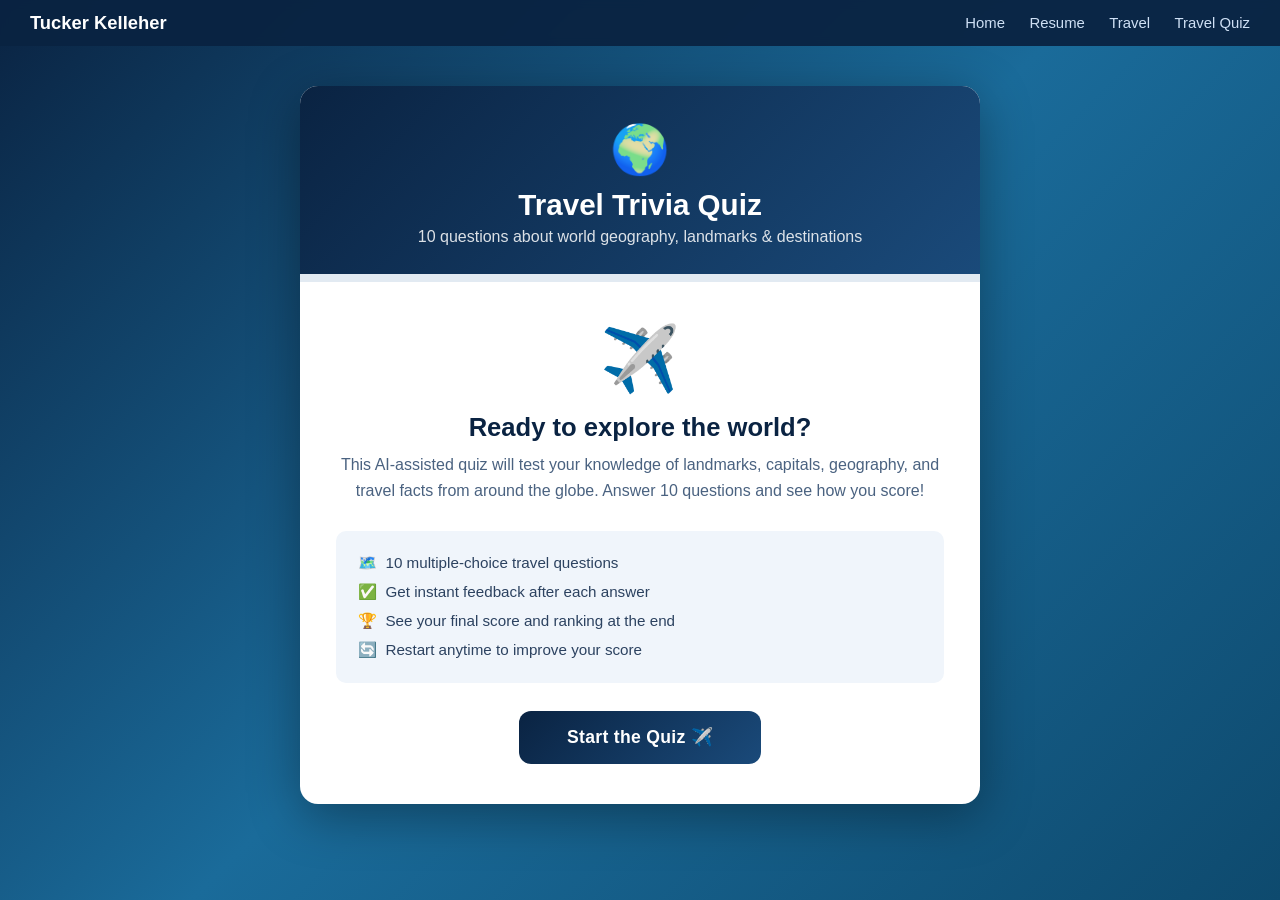
<file: mygame.html>
<!DOCTYPE html>
<html lang="en">
<head>
  <meta charset="UTF-8" />
  <meta name="viewport" content="width=device-width, initial-scale=1.0" />
  <title>Travel Trivia Quiz | Tucker Kelleher</title>
  <style>
    /* ============================================================
       All CSS in this file (single-page AI web app)
       ============================================================ */
    *, *::before, *::after { box-sizing: border-box; margin: 0; padding: 0; }

    body {
      font-family: 'Segoe UI', Tahoma, Geneva, Verdana, sans-serif;
      background: linear-gradient(135deg, #0a2342 0%, #1a6b9a 50%, #0e4a6e 100%);
      min-height: 100vh;
      color: #1e2d3d;
    }

    /* ---- NAV ---- */
    nav {
      background-color: rgba(10, 35, 66, 0.95);
      padding: 12px 30px;
      display: flex;
      align-items: center;
      justify-content: space-between;
      backdrop-filter: blur(4px);
    }
    nav .brand { color: #fff; font-weight: 700; font-size: 1.15rem; text-decoration: none; }
    nav .nav-links a {
      color: #cfe0f5;
      text-decoration: none;
      margin-left: 20px;
      font-size: 0.93rem;
      transition: color 0.2s;
    }
    nav .nav-links a:hover { color: #fff; }

    /* ---- PAGE WRAPPER ---- */
    .page-wrapper {
      display: flex;
      justify-content: center;
      align-items: flex-start;
      padding: 40px 16px 60px;
    }

    /* ---- QUIZ CARD ---- */
    .quiz-card {
      background: #ffffff;
      border-radius: 18px;
      box-shadow: 0 12px 50px rgba(0,0,0,0.35);
      max-width: 680px;
      width: 100%;
      overflow: hidden;
    }

    /* ---- QUIZ HEADER ---- */
    .quiz-header {
      background: linear-gradient(135deg, #0a2342 0%, #1a4a7a 100%);
      color: white;
      text-align: center;
      padding: 36px 30px 28px;
    }
    .quiz-header .globe-icon { font-size: 3rem; display: block; margin-bottom: 10px; }
    .quiz-header h1 { font-size: 1.85rem; font-weight: 700; margin-bottom: 6px; }
    .quiz-header p  { font-size: 1rem; opacity: 0.85; }

    /* ---- PROGRESS BAR ---- */
    .progress-bar-wrapper {
      background: #e2eaf2;
      height: 8px;
    }
    .progress-bar-fill {
      height: 8px;
      background: linear-gradient(90deg, #0a2342, #1a6b9a);
      transition: width 0.4s ease;
      width: 0%;
    }

    /* ---- QUIZ BODY ---- */
    .quiz-body { padding: 34px 36px; }

    /* Status bar */
    .status-bar {
      display: flex;
      justify-content: space-between;
      align-items: center;
      margin-bottom: 22px;
      font-size: 0.88rem;
      color: #6c8199;
      font-weight: 600;
    }
    .score-display { color: #0a2342; }

    /* Question */
    .question-num {
      font-size: 0.78rem;
      font-weight: 700;
      letter-spacing: 1.5px;
      text-transform: uppercase;
      color: #1a6b9a;
      margin-bottom: 8px;
    }
    .question-text {
      font-size: 1.22rem;
      font-weight: 700;
      color: #0a2342;
      line-height: 1.5;
      margin-bottom: 26px;
    }

    /* Answer buttons */
    .answers-grid {
      display: grid;
      grid-template-columns: 1fr 1fr;
      gap: 12px;
      margin-bottom: 28px;
    }
    .answer-btn {
      background: #f0f5fb;
      border: 2px solid #c8daea;
      border-radius: 10px;
      padding: 14px 12px;
      font-size: 0.97rem;
      font-weight: 500;
      color: #1e2d3d;
      cursor: pointer;
      text-align: left;
      transition: all 0.18s;
      line-height: 1.4;
    }
    .answer-btn:hover:not(:disabled) {
      background: #ddeef8;
      border-color: #1a6b9a;
      color: #0a2342;
    }
    .answer-btn.correct {
      background: #d4edda;
      border-color: #28a745;
      color: #145a23;
    }
    .answer-btn.incorrect {
      background: #f8d7da;
      border-color: #dc3545;
      color: #7b1a22;
    }
    .answer-btn:disabled { cursor: default; }

    /* Feedback */
    .feedback-box {
      border-radius: 10px;
      padding: 14px 16px;
      font-size: 0.96rem;
      line-height: 1.55;
      margin-bottom: 22px;
      display: none;
    }
    .feedback-box.correct  { background: #d4edda; color: #145a23; border-left: 4px solid #28a745; }
    .feedback-box.incorrect { background: #f8d7da; color: #7b1a22; border-left: 4px solid #dc3545; }
    .feedback-box.show { display: block; }

    /* Next / Restart buttons */
    .btn-next {
      display: none;
      width: 100%;
      background: linear-gradient(135deg, #0a2342 0%, #1a4a7a 100%);
      color: white;
      border: none;
      border-radius: 10px;
      padding: 15px;
      font-size: 1.05rem;
      font-weight: 700;
      cursor: pointer;
      transition: opacity 0.2s;
    }
    .btn-next:hover { opacity: 0.88; }
    .btn-next.show  { display: block; }

    /* ---- START SCREEN ---- */
    #start-screen {
      padding: 40px 36px;
      text-align: center;
    }
    #start-screen .globe { font-size: 4rem; }
    #start-screen h2 { font-size: 1.6rem; color: #0a2342; margin: 16px 0 10px; }
    #start-screen p  { color: #4a6280; font-size: 1rem; margin-bottom: 28px; line-height: 1.6; }
    .rules-list {
      text-align: left;
      background: #f0f5fb;
      border-radius: 10px;
      padding: 18px 22px;
      margin-bottom: 28px;
      color: #2c4260;
      font-size: 0.95rem;
      line-height: 1.9;
    }
    .btn-start {
      background: linear-gradient(135deg, #0a2342 0%, #1a4a7a 100%);
      color: white;
      border: none;
      border-radius: 12px;
      padding: 16px 48px;
      font-size: 1.1rem;
      font-weight: 700;
      cursor: pointer;
      transition: opacity 0.2s;
      letter-spacing: 0.3px;
    }
    .btn-start:hover { opacity: 0.88; }

    /* ---- RESULTS SCREEN ---- */
    #results-screen {
      padding: 40px 36px;
      text-align: center;
      display: none;
    }
    .results-icon { font-size: 4rem; margin-bottom: 14px; }
    #results-screen h2 { font-size: 1.7rem; color: #0a2342; margin-bottom: 8px; }
    .final-score {
      font-size: 3.2rem;
      font-weight: 700;
      color: #1a6b9a;
      margin: 14px 0;
    }
    .score-label { font-size: 1rem; color: #6c8199; margin-bottom: 10px; }
    .grade-badge {
      display: inline-block;
      font-size: 1.15rem;
      font-weight: 700;
      padding: 8px 24px;
      border-radius: 20px;
      margin-bottom: 24px;
    }
    .grade-A { background: #d4edda; color: #145a23; }
    .grade-B { background: #cce5ff; color: #004085; }
    .grade-C { background: #fff3cd; color: #856404; }
    .grade-D { background: #f8d7da; color: #7b1a22; }
    .results-summary {
      background: #f0f5fb;
      border-radius: 10px;
      padding: 18px;
      margin-bottom: 26px;
      font-size: 0.95rem;
      color: #2c4260;
      line-height: 1.7;
    }
    .btn-restart {
      background: linear-gradient(135deg, #0a2342 0%, #1a4a7a 100%);
      color: white;
      border: none;
      border-radius: 12px;
      padding: 14px 38px;
      font-size: 1rem;
      font-weight: 700;
      cursor: pointer;
      margin: 6px;
      transition: opacity 0.2s;
    }
    .btn-restart:hover { opacity: 0.88; }
    .btn-home {
      background: #e8f0f8;
      color: #0a2342;
      border: 2px solid #0a2342;
      border-radius: 12px;
      padding: 13px 36px;
      font-size: 1rem;
      font-weight: 700;
      cursor: pointer;
      margin: 6px;
      text-decoration: none;
      display: inline-block;
      transition: background 0.2s;
    }
    .btn-home:hover { background: #cfe0f5; }

    /* ---- RESPONSIVE ---- */
    @media (max-width: 480px) {
      .answers-grid { grid-template-columns: 1fr; }
      .quiz-body    { padding: 24px 20px; }
      #start-screen, #results-screen { padding: 28px 20px; }
    }
  </style>
</head>
<body>

  <!-- ===== NAVBAR ===== -->
  <nav>
    <a class="brand" href="index.html">Tucker Kelleher</a>
    <div class="nav-links">
      <a href="index.html">Home</a>
      <a href="resume.html">Resume</a>
      <a href="travel.html">Travel</a>
      <a href="mygame.html">Travel Quiz</a>
    </div>
  </nav>

  <div class="page-wrapper">
    <div class="quiz-card">

      <!-- Quiz Header (always visible) -->
      <div class="quiz-header">
        <span class="globe-icon">🌍</span>
        <h1>Travel Trivia Quiz</h1>
        <p>10 questions about world geography, landmarks &amp; destinations</p>
      </div>

      <!-- Progress bar -->
      <div class="progress-bar-wrapper">
        <div class="progress-bar-fill" id="progress-bar"></div>
      </div>

      <!-- ===== START SCREEN ===== -->
      <div id="start-screen">
        <div class="globe">✈️</div>
        <h2>Ready to explore the world?</h2>
        <p>This AI-assisted quiz will test your knowledge of landmarks, capitals, geography, and travel facts from around the globe. Answer 10 questions and see how you score!</p>
        <div class="rules-list">
          🗺️ &nbsp;10 multiple-choice travel questions<br>
          ✅ &nbsp;Get instant feedback after each answer<br>
          🏆 &nbsp;See your final score and ranking at the end<br>
          🔄 &nbsp;Restart anytime to improve your score
        </div>
        <button class="btn-start" onclick="startQuiz()">Start the Quiz ✈️</button>
      </div>

      <!-- ===== QUIZ SCREEN ===== -->
      <div class="quiz-body" id="quiz-screen" style="display: none;">
        <div class="status-bar">
          <span id="question-counter">Question 1 of 10</span>
          <span class="score-display" id="score-counter">Score: 0</span>
        </div>
        <div class="question-num" id="question-num">Question 1</div>
        <div class="question-text" id="question-text"></div>
        <div class="answers-grid" id="answers-grid"></div>
        <div class="feedback-box" id="feedback-box"></div>
        <button class="btn-next" id="next-btn" onclick="nextQuestion()">Next Question →</button>
      </div>

      <!-- ===== RESULTS SCREEN ===== -->
      <div id="results-screen">
        <div class="results-icon" id="results-icon">🏆</div>
        <h2>Quiz Complete!</h2>
        <div class="final-score" id="final-score">0 / 10</div>
        <div class="score-label">correct answers</div>
        <div class="grade-badge" id="grade-badge"></div>
        <div class="results-summary" id="results-summary"></div>
        <div>
          <button class="btn-restart" onclick="restartQuiz()">🔄 Play Again</button>
          <a class="btn-home" href="travel.html">🗺️ Back to Travel</a>
        </div>
      </div>

    </div><!-- /quiz-card -->
  </div><!-- /page-wrapper -->

  <!-- ===== JAVASCRIPT ===== -->
  <script>
    const questions = [
      {
        q: "What is the capital city of Australia?",
        options: ["Sydney", "Melbourne", "Canberra", "Brisbane"],
        answer: 2,
        fact: "Canberra is Australia's capital! Many people guess Sydney or Melbourne, but Canberra was built specifically to serve as the capital — a compromise between the two rival cities."
      },
      {
        q: "The Eiffel Tower is located in which city?",
        options: ["Rome", "London", "Barcelona", "Paris"],
        answer: 3,
        fact: "The Eiffel Tower in Paris, France was built in 1889 for the World's Fair and stands 330 meters tall. It receives about 7 million visitors per year, making it one of the most visited monuments in the world."
      },
      {
        q: "Which country has the most natural UNESCO World Heritage Sites?",
        options: ["China", "Italy", "United States", "Brazil"],
        answer: 0,
        fact: "China leads the world with the most UNESCO World Heritage Sites overall, including the Great Wall, Forbidden City, and many stunning natural sites. Italy is a close competitor!"
      },
      {
        q: "The Great Barrier Reef is located off the coast of which country?",
        options: ["New Zealand", "Philippines", "Australia", "Indonesia"],
        answer: 2,
        fact: "The Great Barrier Reef off Queensland, Australia is the world's largest coral reef system — stretching over 2,300 km. It's so large it can be seen from outer space!"
      },
      {
        q: "Which is the tallest mountain in the world?",
        options: ["K2", "Mount Kilimanjaro", "Mount Everest", "Denali"],
        answer: 2,
        fact: "Mount Everest in the Himalayas (Nepal/Tibet border) stands at 8,848.86 meters (29,031.7 feet) — the highest point on Earth. About 4,000–5,000 people attempt to summit each year."
      },
      {
        q: "What is the world's largest desert by area?",
        options: ["Sahara Desert", "Arabian Desert", "Antarctic Desert", "Gobi Desert"],
        answer: 2,
        fact: "The Antarctic Desert is the world's largest at about 14.2 million km². The Sahara (9.2 million km²) is the largest HOT desert, but Antarctica — a polar desert — is even bigger!"
      },
      {
        q: "The ancient city of Petra is located in which country?",
        options: ["Egypt", "Jordan", "Israel", "Saudi Arabia"],
        answer: 1,
        fact: "Petra is Jordan's most famous archaeological site — a city carved directly into rose-red sandstone cliffs by the Nabataean people over 2,000 years ago. It's nicknamed the 'Rose City.'"
      },
      {
        q: "How many countries does the Amazon River flow through?",
        options: ["2", "3", "4", "9"],
        answer: 3,
        fact: "The Amazon River flows through 9 countries: Brazil, Peru, Colombia, Venezuela, Ecuador, Bolivia, Guyana, Suriname, and French Guiana — though 60% of it is in Brazil."
      },
      {
        q: "Which country is home to the most natural freshwater lakes in the world?",
        options: ["Russia", "United States", "Canada", "Finland"],
        answer: 2,
        fact: "Canada has more lakes than the rest of the world combined — approximately 879,800 lakes covering over 9% of Canada's surface area. The Great Lakes alone hold 21% of the world's surface fresh water."
      },
      {
        q: "The Northern Lights (Aurora Borealis) are best viewed in which region?",
        options: ["Southern Europe", "Southeast Asia", "Arctic Circle", "Caribbean"],
        answer: 2,
        fact: "The Arctic Circle — especially Norway, Iceland, Finland, Sweden, and Alaska — offers the best Aurora Borealis views. The lights are caused by solar particles colliding with Earth's atmosphere 60–200 miles up."
      }
    ];

    let currentQ = 0;
    let score    = 0;
    let answered = false;

    function startQuiz() {
      currentQ = 0;
      score    = 0;
      answered = false;
      document.getElementById('start-screen').style.display   = 'none';
      document.getElementById('results-screen').style.display = 'none';
      document.getElementById('quiz-screen').style.display    = 'block';
      renderQuestion();
    }

    function renderQuestion() {
      answered = false;
      const data = questions[currentQ];
      const pct = (currentQ / questions.length) * 100;
      document.getElementById('progress-bar').style.width = pct + '%';
      document.getElementById('question-counter').textContent = 'Question ' + (currentQ + 1) + ' of ' + questions.length;
      document.getElementById('score-counter').textContent = 'Score: ' + score;
      document.getElementById('question-num').textContent  = 'Question ' + (currentQ + 1);
      document.getElementById('question-text').textContent = data.q;
      const grid = document.getElementById('answers-grid');
      grid.innerHTML = '';
      const labels = ['A', 'B', 'C', 'D'];
      data.options.forEach(function(opt, i) {
        const btn = document.createElement('button');
        btn.className   = 'answer-btn';
        btn.textContent = labels[i] + '.  ' + opt;
        btn.onclick     = function() { selectAnswer(i); };
        grid.appendChild(btn);
      });
      const fb = document.getElementById('feedback-box');
      fb.className = 'feedback-box';
      fb.textContent = '';
      document.getElementById('next-btn').className = 'btn-next';
      const nextLabel = (currentQ < questions.length - 1) ? 'Next Question →' : 'See My Results 🏆';
      document.getElementById('next-btn').textContent = nextLabel;
    }

    function selectAnswer(chosen) {
      if (answered) return;
      answered = true;
      const data    = questions[currentQ];
      const correct = data.answer;
      const buttons = document.querySelectorAll('.answer-btn');
      buttons.forEach(function(btn, i) {
        btn.disabled = true;
        if (i === correct)           btn.classList.add('correct');
        if (i === chosen && i !== correct) btn.classList.add('incorrect');
      });
      const fb = document.getElementById('feedback-box');
      if (chosen === correct) {
        score++;
        document.getElementById('score-counter').textContent = 'Score: ' + score;
        fb.className   = 'feedback-box correct show';
        fb.innerHTML   = '✅ <strong>Correct!</strong> ' + data.fact;
      } else {
        fb.className   = 'feedback-box incorrect show';
        fb.innerHTML   = '❌ <strong>Not quite.</strong> The answer is <strong>' + data.options[correct] + '</strong>. ' + data.fact;
      }
      document.getElementById('next-btn').className = 'btn-next show';
    }

    function nextQuestion() {
      currentQ++;
      if (currentQ < questions.length) {
        renderQuestion();
      } else {
        showResults();
      }
    }

    function showResults() {
      document.getElementById('progress-bar').style.width = '100%';
      document.getElementById('quiz-screen').style.display    = 'none';
      document.getElementById('results-screen').style.display = 'block';
      const pct    = (score / questions.length) * 100;
      const badge  = document.getElementById('grade-badge');
      const icon   = document.getElementById('results-icon');
      const summary = document.getElementById('results-summary');
      document.getElementById('final-score').textContent = score + ' / ' + questions.length;
      let grade, gradeClass, msg, emoji;
      if (pct >= 90) {
        grade = '⭐ World Traveler!'; gradeClass = 'grade-A'; emoji = '🏆';
        msg = "Incredible! You clearly have a passion for exploring the world. With geography knowledge like that, you could probably navigate without Google Maps.";
      } else if (pct >= 70) {
        grade = '✈️ Seasoned Explorer'; gradeClass = 'grade-B'; emoji = '✈️';
        msg = "Great job! You know your way around the globe. A few more stamp in that passport and you'll be a true world traveler.";
      } else if (pct >= 50) {
        grade = '🗺️ Budding Adventurer'; gradeClass = 'grade-C'; emoji = '🗺️';
        msg = "Not bad! You've got a solid foundation. Keep exploring — both the world and the trivia books — and you'll be ready for the big adventure.";
      } else {
        grade = '🌱 Passport Pending'; gradeClass = 'grade-D'; emoji = '🌱';
        msg = "Everyone starts somewhere! The world is big and there's so much to learn. Check out the Travel page for some inspiration, then try again!";
      }
      badge.textContent = grade;
      badge.className   = 'grade-badge ' + gradeClass;
      icon.textContent  = emoji;
      summary.innerHTML = '📊 You answered <strong>' + score + ' out of ' + questions.length + '</strong> questions correctly (' + Math.round(pct) + '%).<br><br>' + msg;
    }

    function restartQuiz() {
      startQuiz();
    }
  </script>

</body>
</html>
</file>
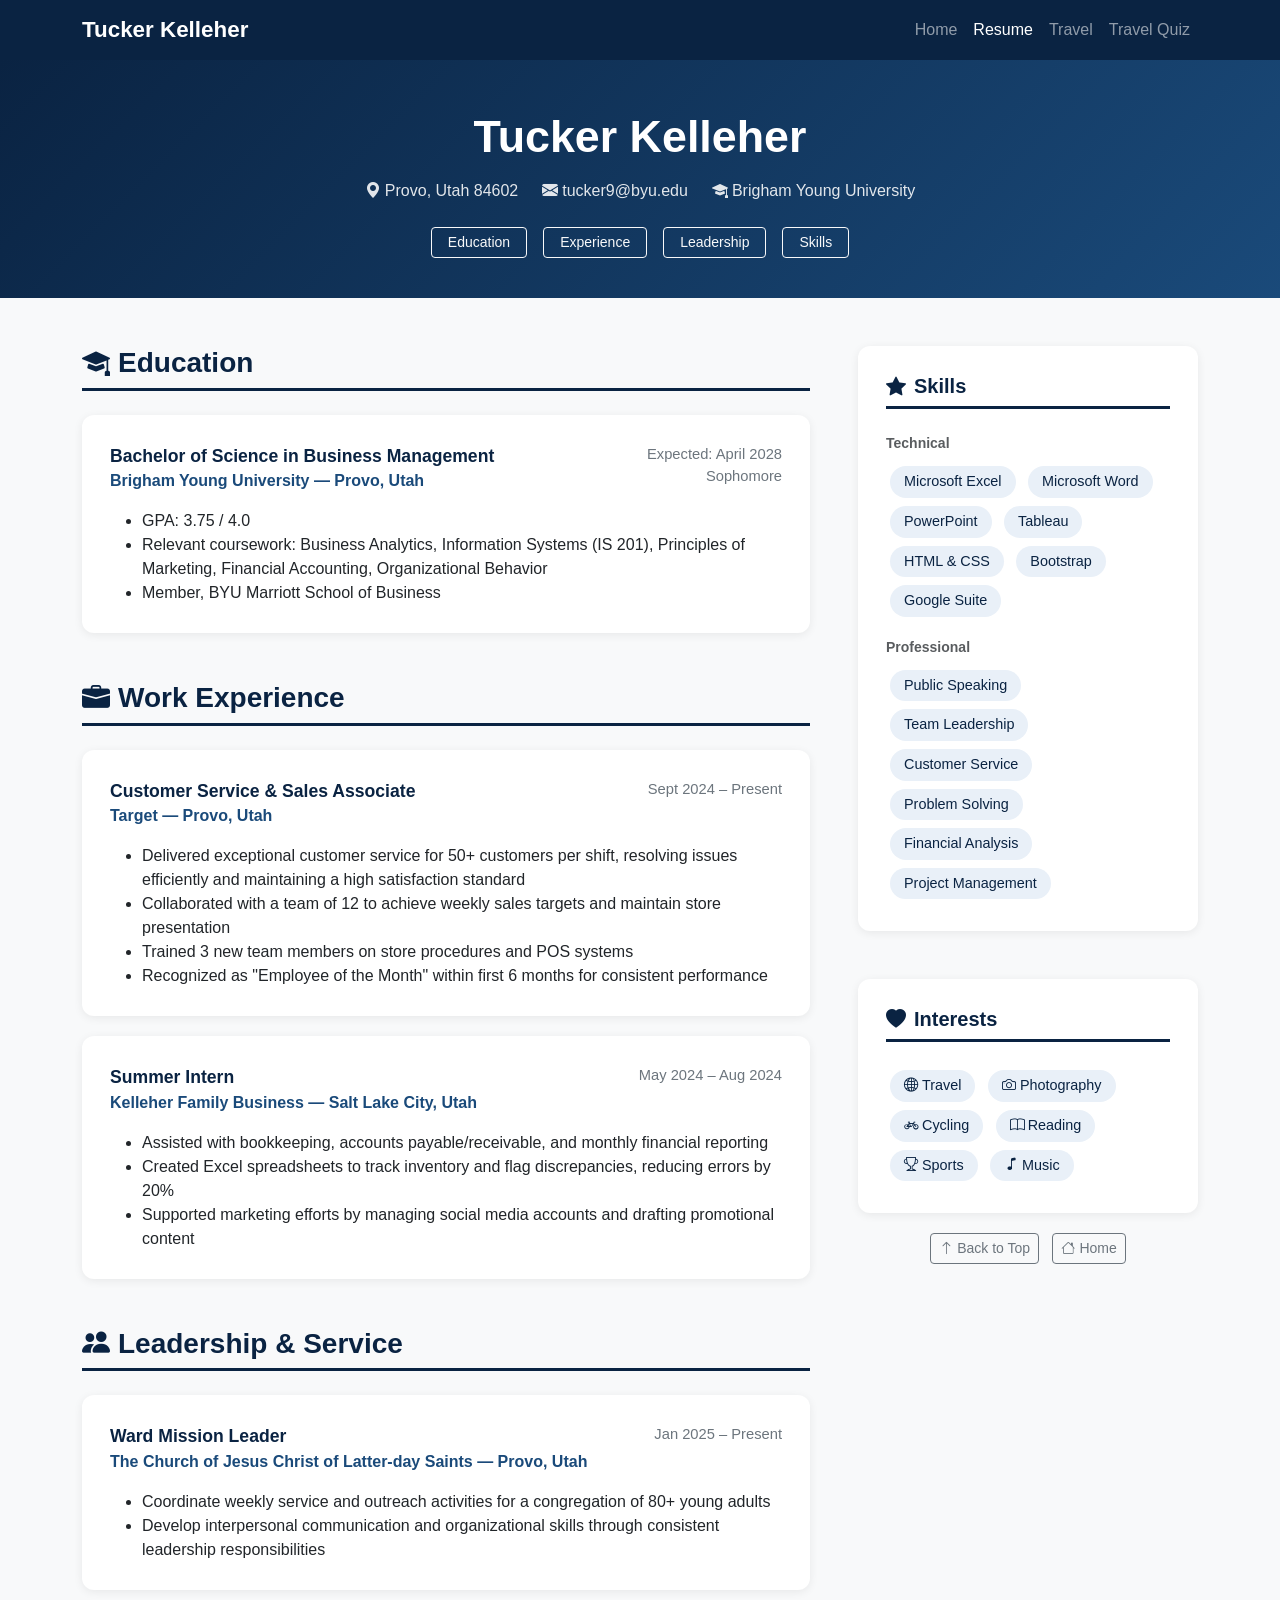
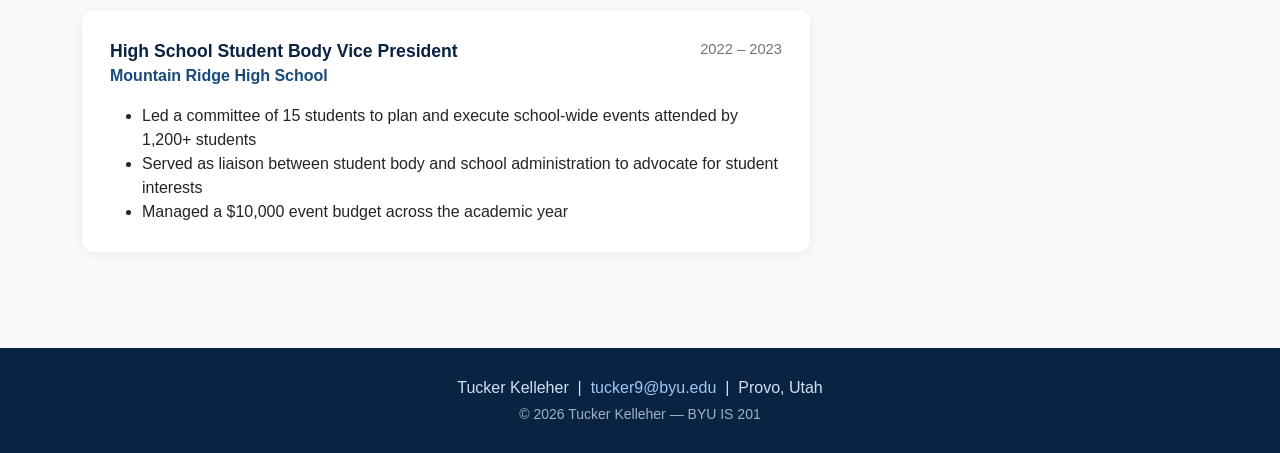
<file: resume.html>
<!DOCTYPE html>
<html lang="en">
<head>
  <meta charset="UTF-8" />
  <meta name="viewport" content="width=device-width, initial-scale=1.0" />
  <title>Resume | Tucker Kelleher</title>
  <link href="https://cdn.jsdelivr.net/npm/bootstrap@5.3.2/dist/css/bootstrap.min.css" rel="stylesheet" />
  <link href="https://cdn.jsdelivr.net/npm/bootstrap-icons@1.11.1/font/bootstrap-icons.css" rel="stylesheet" />
  <style>
    body { font-family: 'Segoe UI', Tahoma, Geneva, Verdana, sans-serif; background: #f8f9fa; }
    .navbar { background-color: #0a2342 !important; }
    .navbar-brand { font-size: 1.4rem; }

    /* Resume header */
    .resume-header {
      background: linear-gradient(135deg, #0a2342 0%, #1a4a7a 100%);
      color: white;
      padding: 50px 0 40px;
    }
    .resume-header h1 { font-size: 2.8rem; font-weight: 700; }
    .resume-header .contact-item { font-size: 1rem; opacity: 0.88; }

    /* Side nav (quick links) */
    .resume-nav { position: sticky; top: 80px; }
    .resume-nav .list-group-item {
      border: none;
      border-left: 3px solid #dee2e6;
      border-radius: 0;
      color: #0a2342;
      font-weight: 500;
    }
    .resume-nav .list-group-item:hover,
    .resume-nav .list-group-item.active {
      background: #e9f0f8;
      border-left-color: #0a2342;
      color: #0a2342;
    }

    /* Section headings */
    .section-heading {
      color: #0a2342;
      font-weight: 700;
      border-bottom: 3px solid #0a2342;
      padding-bottom: 8px;
      margin-bottom: 24px;
    }
    .resume-card {
      background: white;
      border-radius: 12px;
      padding: 28px;
      margin-bottom: 20px;
      box-shadow: 0 2px 10px rgba(0,0,0,0.07);
    }
    .job-title { font-weight: 700; font-size: 1.1rem; color: #0a2342; }
    .job-org   { font-weight: 600; color: #1a4a7a; }
    .job-dates { color: #6c757d; font-size: 0.92rem; }

    .skill-badge {
      background: #e9f0f8;
      color: #0a2342;
      border-radius: 20px;
      padding: 5px 14px;
      font-size: 0.9rem;
      font-weight: 500;
      display: inline-block;
      margin: 4px;
    }
    footer { background-color: #0a2342; color: #cfe0f5; padding: 28px 0; }
    footer a { color: #9ec8f0; text-decoration: none; }
  </style>
</head>
<body>

  <!-- ===== NAVBAR ===== -->
  <nav class="navbar navbar-expand-lg navbar-dark sticky-top">
    <div class="container">
      <a class="navbar-brand fw-bold" href="index.html">Tucker Kelleher</a>
      <button class="navbar-toggler" type="button" data-bs-toggle="collapse" data-bs-target="#navbarMain">
        <span class="navbar-toggler-icon"></span>
      </button>
      <div class="collapse navbar-collapse" id="navbarMain">
        <ul class="navbar-nav ms-auto">
          <li class="nav-item"><a class="nav-link" href="index.html">Home</a></li>
          <li class="nav-item"><a class="nav-link active" href="resume.html">Resume</a></li>
          <li class="nav-item"><a class="nav-link" href="travel.html">Travel</a></li>
          <li class="nav-item"><a class="nav-link" href="mygame.html">Travel Quiz</a></li>
        </ul>
      </div>
    </div>
  </nav>

  <!-- ===== RESUME HEADER ===== -->
  <div class="resume-header text-center">
    <div class="container">
      <h1>Tucker Kelleher</h1>
      <div class="d-flex flex-wrap justify-content-center gap-4 mt-3">
        <span class="contact-item"><i class="bi bi-geo-alt-fill me-1"></i>Provo, Utah 84602</span>
        <span class="contact-item"><i class="bi bi-envelope-fill me-1"></i>tucker9@byu.edu</span>
        <span class="contact-item"><i class="bi bi-mortarboard-fill me-1"></i>Brigham Young University</span>
      </div>
      <!-- Quick anchor links -->
      <div class="mt-4 d-flex flex-wrap justify-content-center gap-3">
        <a href="#education" class="btn btn-outline-light btn-sm px-3">Education</a>
        <a href="#experience" class="btn btn-outline-light btn-sm px-3">Experience</a>
        <a href="#leadership" class="btn btn-outline-light btn-sm px-3">Leadership</a>
        <a href="#skills" class="btn btn-outline-light btn-sm px-3">Skills</a>
      </div>
    </div>
  </div>

  <!-- ===== RESUME BODY ===== -->
  <div class="container py-5">
    <div class="row g-5">

      <!-- LEFT: Main Content -->
      <div class="col-lg-8">

        <!-- EDUCATION -->
        <section id="education" class="mb-5">
          <h3 class="section-heading"><i class="bi bi-mortarboard-fill me-2"></i>Education</h3>
          <div class="resume-card">
            <div class="d-flex justify-content-between flex-wrap">
              <div>
                <div class="job-title">Bachelor of Science in Business Management</div>
                <div class="job-org">Brigham Young University — Provo, Utah</div>
              </div>
              <div class="job-dates text-end">
                <div>Expected: April 2028</div>
                <div>Sophomore</div>
              </div>
            </div>
            <ul class="mt-3 mb-0">
              <li>GPA: 3.75 / 4.0</li>
              <li>Relevant coursework: Business Analytics, Information Systems (IS 201), Principles of Marketing, Financial Accounting, Organizational Behavior</li>
              <li>Member, BYU Marriott School of Business</li>
            </ul>
          </div>
        </section>

        <!-- EXPERIENCE -->
        <section id="experience" class="mb-5">
          <h3 class="section-heading"><i class="bi bi-briefcase-fill me-2"></i>Work Experience</h3>

          <div class="resume-card">
            <div class="d-flex justify-content-between flex-wrap">
              <div>
                <div class="job-title">Customer Service &amp; Sales Associate</div>
                <div class="job-org">Target — Provo, Utah</div>
              </div>
              <div class="job-dates">Sept 2024 – Present</div>
            </div>
            <ul class="mt-3 mb-0">
              <li>Delivered exceptional customer service for 50+ customers per shift, resolving issues efficiently and maintaining a high satisfaction standard</li>
              <li>Collaborated with a team of 12 to achieve weekly sales targets and maintain store presentation</li>
              <li>Trained 3 new team members on store procedures and POS systems</li>
              <li>Recognized as "Employee of the Month" within first 6 months for consistent performance</li>
            </ul>
          </div>

          <div class="resume-card">
            <div class="d-flex justify-content-between flex-wrap">
              <div>
                <div class="job-title">Summer Intern</div>
                <div class="job-org">Kelleher Family Business — Salt Lake City, Utah</div>
              </div>
              <div class="job-dates">May 2024 – Aug 2024</div>
            </div>
            <ul class="mt-3 mb-0">
              <li>Assisted with bookkeeping, accounts payable/receivable, and monthly financial reporting</li>
              <li>Created Excel spreadsheets to track inventory and flag discrepancies, reducing errors by 20%</li>
              <li>Supported marketing efforts by managing social media accounts and drafting promotional content</li>
            </ul>
          </div>
        </section>

        <!-- LEADERSHIP -->
        <section id="leadership" class="mb-5">
          <h3 class="section-heading"><i class="bi bi-people-fill me-2"></i>Leadership &amp; Service</h3>

          <div class="resume-card">
            <div class="d-flex justify-content-between flex-wrap">
              <div>
                <div class="job-title">Ward Mission Leader</div>
                <div class="job-org">The Church of Jesus Christ of Latter-day Saints — Provo, Utah</div>
              </div>
              <div class="job-dates">Jan 2025 – Present</div>
            </div>
            <ul class="mt-3 mb-0">
              <li>Coordinate weekly service and outreach activities for a congregation of 80+ young adults</li>
              <li>Develop interpersonal communication and organizational skills through consistent leadership responsibilities</li>
            </ul>
          </div>

          <div class="resume-card">
            <div class="d-flex justify-content-between flex-wrap">
              <div>
                <div class="job-title">High School Student Body Vice President</div>
                <div class="job-org">Mountain Ridge High School</div>
              </div>
              <div class="job-dates">2022 – 2023</div>
            </div>
            <ul class="mt-3 mb-0">
              <li>Led a committee of 15 students to plan and execute school-wide events attended by 1,200+ students</li>
              <li>Served as liaison between student body and school administration to advocate for student interests</li>
              <li>Managed a $10,000 event budget across the academic year</li>
            </ul>
          </div>
        </section>

      </div><!-- /col-lg-8 -->

      <!-- RIGHT: Skills Sidebar -->
      <div class="col-lg-4">

        <!-- Skills -->
        <section id="skills" class="mb-5">
          <div class="resume-card">
            <h4 class="section-heading fs-5"><i class="bi bi-star-fill me-2"></i>Skills</h4>
            <p class="fw-semibold text-muted small mb-2">Technical</p>
            <div>
              <span class="skill-badge">Microsoft Excel</span>
              <span class="skill-badge">Microsoft Word</span>
              <span class="skill-badge">PowerPoint</span>
              <span class="skill-badge">Tableau</span>
              <span class="skill-badge">HTML &amp; CSS</span>
              <span class="skill-badge">Bootstrap</span>
              <span class="skill-badge">Google Suite</span>
            </div>
            <p class="fw-semibold text-muted small mb-2 mt-3">Professional</p>
            <div>
              <span class="skill-badge">Public Speaking</span>
              <span class="skill-badge">Team Leadership</span>
              <span class="skill-badge">Customer Service</span>
              <span class="skill-badge">Problem Solving</span>
              <span class="skill-badge">Financial Analysis</span>
              <span class="skill-badge">Project Management</span>
            </div>
          </div>
        </section>

        <!-- Interests -->
        <div class="resume-card">
          <h4 class="section-heading fs-5"><i class="bi bi-heart-fill me-2"></i>Interests</h4>
          <div>
            <span class="skill-badge"><i class="bi bi-globe2 me-1"></i>Travel</span>
            <span class="skill-badge"><i class="bi bi-camera me-1"></i>Photography</span>
            <span class="skill-badge"><i class="bi bi-bicycle me-1"></i>Cycling</span>
            <span class="skill-badge"><i class="bi bi-book me-1"></i>Reading</span>
            <span class="skill-badge"><i class="bi bi-trophy me-1"></i>Sports</span>
            <span class="skill-badge"><i class="bi bi-music-note me-1"></i>Music</span>
          </div>
        </div>

        <!-- Back to top -->
        <div class="text-center mt-3">
          <a href="#top" class="btn btn-outline-secondary btn-sm">
            <i class="bi bi-arrow-up me-1"></i>Back to Top
          </a>
          &nbsp;
          <a href="index.html" class="btn btn-outline-secondary btn-sm">
            <i class="bi bi-house me-1"></i>Home
          </a>
        </div>

      </div><!-- /col-lg-4 -->

    </div><!-- /row -->
  </div>

  <!-- ===== FOOTER ===== -->
  <footer class="text-center">
    <div class="container">
      <p class="mb-1">Tucker Kelleher &nbsp;|&nbsp; <a href="mailto:tucker9@byu.edu">tucker9@byu.edu</a> &nbsp;|&nbsp; Provo, Utah</p>
      <p class="mb-0 small opacity-75">&copy; 2026 Tucker Kelleher &mdash; BYU IS 201</p>
    </div>
  </footer>

  <script src="https://cdn.jsdelivr.net/npm/bootstrap@5.3.2/dist/js/bootstrap.bundle.min.js"></script>
</body>
</html>
</file>
